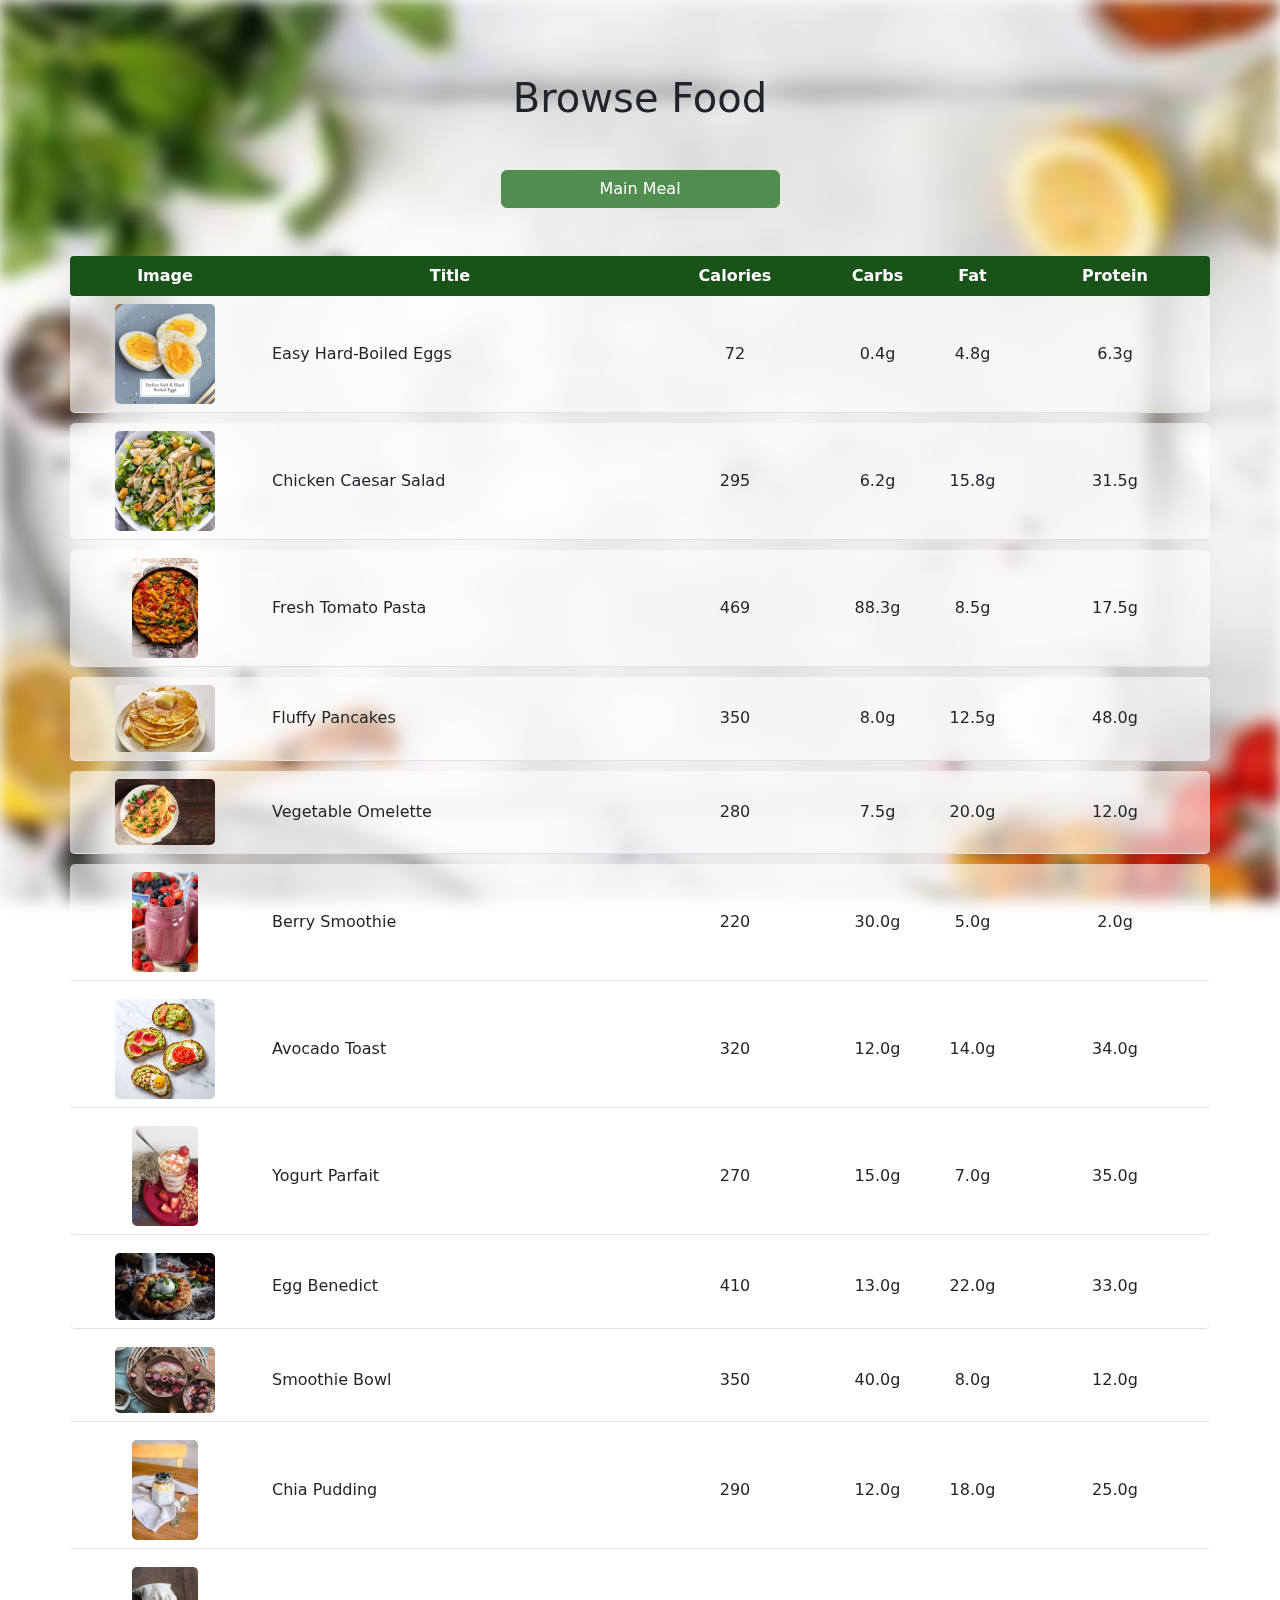
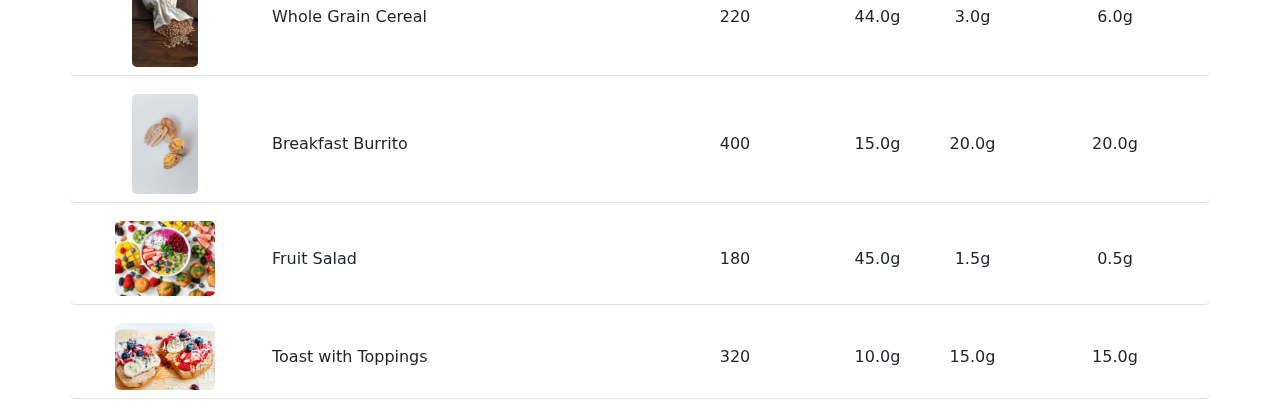
<file: browse_food.html>
<!DOCTYPE html>
<html lang="en">
  <head>
    <meta charset="UTF-8" />
    <meta name="viewport" content="width=device-width, initial-scale=1.0" />
    <title>Browse Food</title>
    <!-- Bootstrap CSS -->
    <link
      href="https://cdn.jsdelivr.net/npm/bootstrap@5.3.0-alpha3/dist/css/bootstrap.min.css"
      rel="stylesheet"
    />
    <link rel="stylesheet" href="browse_food.css" />
  </head>
  <body>
    <div class="container mt-4">
      <h1 class="text-center mb-4">Browse Food</h1>

      <div class="col-lg-3 col-xxl-3 col-sm-5 col-xl-3 col-xs-3 my-5 mx-auto">
        <div class="d-grid gap-2">
            <a href="./browse_food_main_meal.html" class="btn btn-danger" role="button">Main Meal</a>
        </div>
      </div>
      <!-- Grid Header -->
      <div class="row text-center fw-bold custom-grid-header text-white py-2">
        <div class="col-2">Image</div>
        <div class="col-4">Title</div>
        <div class="col-2">Calories</div>
        <div class="col-1">Carbs</div>
        <div class="col-1">Fat</div>
        <div class="col-2">Protein</div>
      </div>

      <!-- Food List -->
      <div class="food-list">
        <!-- Recipe 1 -->
        <div class="row align-items-center py-2 border-bottom">
          <div class="col-2">
            <img src="./images/boiled_egg.jpg" alt="Egg" class="img-fluid food-image" />
          </div>
          <div class="col-4">Easy Hard-Boiled Eggs</div>
          <div class="col-2">72</div>
          <div class="col-1">0.4g</div>
          <div class="col-1">4.8g</div>
          <div class="col-2">6.3g</div>
        </div>

        <!-- Recipe 2 -->
        <div class="row align-items-center py-2 border-bottom">
          <div class="col-2">
            <img
              src="./images/chicken-caesar-salad.jpg"
              alt="Salad"
              class="img-fluid food-image"
            />
          </div>
          <div class="col-4">Chicken Caesar Salad</div>
          <div class="col-2">295</div>
          <div class="col-1">6.2g</div>
          <div class="col-1">15.8g</div>
          <div class="col-2">31.5g</div>
        </div>

        <!-- Recipe 3 -->
        <div class="row align-items-center py-2 border-bottom">
          <div class="col-2">
            <img
              src="./images/fresh-tomato-pasta.jpeg"
              alt="Tomato Pasta"
              class="img-fluid food-image"
            />
          </div>
          <div class="col-4">Fresh Tomato Pasta</div>
          <div class="col-2">469</div>
          <div class="col-1">88.3g</div>
          <div class="col-1">8.5g</div>
          <div class="col-2">17.5g</div>
        </div>

        <!-- Add more recipes here, repeat the structure -->

        <!-- Breakfast Recipe 1 -->
        <div class="row align-items-center py-2 border-bottom">
          <div class="col-2">
            <img
              src="./images/Pancake.jpg"
              alt="Pancakes"
              class="img-fluid food-image"
            />
          </div>
          <div class="col-4">Fluffy Pancakes</div>
          <div class="col-2">350</div>
          <div class="col-1">8.0g</div>
          <div class="col-1">12.5g</div>
          <div class="col-2">48.0g</div>
        </div>

        <!-- Breakfast Recipe 2 -->
        <div class="row align-items-center py-2 border-bottom">
          <div class="col-2">
            <img
              src="./images/Vegetable Omelette.jpg"
              alt="Omelette"
              class="img-fluid food-image"
            />
          </div>
          <div class="col-4">Vegetable Omelette</div>
          <div class="col-2">280</div>
          <div class="col-1">7.5g</div>
          <div class="col-1">20.0g</div>
          <div class="col-2">12.0g</div>
        </div>

        <!-- Breakfast Recipe 3 -->
        <div class="row align-items-center py-2 border-bottom">
          <div class="col-2">
            <img
              src="./images/Berry Smoothie.jpg"
              alt="Smoothie"
              class="img-fluid food-image"
            />
          </div>
          <div class="col-4">Berry Smoothie</div>
          <div class="col-2">220</div>
          <div class="col-1">30.0g</div>
          <div class="col-1">5.0g</div>
          <div class="col-2">2.0g</div>
        </div>

        <!-- Breakfast Recipe 4 -->
        <div class="row align-items-center py-2 border-bottom">
          <div class="col-2">
            <img
              src="./images/Avocado Toast.jpg"
              alt="Avocado Toast"
              class="img-fluid food-image"
            />
          </div>
          <div class="col-4">Avocado Toast</div>
          <div class="col-2">320</div>
          <div class="col-1">12.0g</div>
          <div class="col-1">14.0g</div>
          <div class="col-2">34.0g</div>
        </div>

        <!-- Breakfast Recipe 5 -->
        <div class="row align-items-center py-2 border-bottom">
          <div class="col-2">
            <img
              src="./images/Yogurt Parfait.jpeg"
              alt="Yogurt Parfait"
              class="img-fluid food-image"
            />
          </div>
          <div class="col-4">Yogurt Parfait</div>
          <div class="col-2">270</div>
          <div class="col-1">15.0g</div>
          <div class="col-1">7.0g</div>
          <div class="col-2">35.0g</div>
        </div>

        <!-- Breakfast Recipe 6 -->
        <div class="row align-items-center py-2 border-bottom">
          <div class="col-2">
            <img
              src="./images/Egg Benedict.jpeg"
              alt="Egg Benedict"
              class="img-fluid food-image"
            />
          </div>
          <div class="col-4">Egg Benedict</div>
          <div class="col-2">410</div>
          <div class="col-1">13.0g</div>
          <div class="col-1">22.0g</div>
          <div class="col-2">33.0g</div>
        </div>

        <!-- Breakfast Recipe 7 -->
        <div class="row align-items-center py-2 border-bottom">
          <div class="col-2">
            <img
              src="./images/Smoothie Bowl.jpeg"
              alt="Smoothie Bowl"
              class="img-fluid food-image"
            />
          </div>
          <div class="col-4">Smoothie Bowl</div>
          <div class="col-2">350</div>
          <div class="col-1">40.0g</div>
          <div class="col-1">8.0g</div>
          <div class="col-2">12.0g</div>
        </div>

        <!-- Breakfast Recipe 8 -->
        <div class="row align-items-center py-2 border-bottom">
          <div class="col-2">
            <img
              src="./images/Chia Pudding.jpeg"
              alt="Chia Pudding"
              class="img-fluid food-image"
            />
          </div>
          <div class="col-4">Chia Pudding</div>
          <div class="col-2">290</div>
          <div class="col-1">12.0g</div>
          <div class="col-1">18.0g</div>
          <div class="col-2">25.0g</div>
        </div>

        <!-- Breakfast Recipe 9 -->
        <div class="row align-items-center py-2 border-bottom">
          <div class="col-2">
            <img
              src="./images/Whole Grain Cereal.jpg"
              alt="Cereal"
              class="img-fluid food-image"
            />
          </div>
          <div class="col-4">Whole Grain Cereal</div>
          <div class="col-2">220</div>
          <div class="col-1">44.0g</div>
          <div class="col-1">3.0g</div>
          <div class="col-2">6.0g</div>
        </div>

        <!-- Breakfast Recipe 10 -->
        <div class="row align-items-center py-2 border-bottom">
          <div class="col-2">
            <img
              src="./images/Breakfast Burrito.jpg"
              alt="Breakfast Burrito"
              class="img-fluid food-image"
            />
          </div>
          <div class="col-4">Breakfast Burrito</div>
          <div class="col-2">400</div>
          <div class="col-1">15.0g</div>
          <div class="col-1">20.0g</div>
          <div class="col-2">20.0g</div>
        </div>

        <!-- Breakfast Recipe 11 -->
        <div class="row align-items-center py-2 border-bottom">
          <div class="col-2">
            <img
              src="./images/Fruit Salad.jpeg"
              alt="Fruit Salad"
              class="img-fluid food-image"
            />
          </div>
          <div class="col-4">Fruit Salad</div>
          <div class="col-2">180</div>
          <div class="col-1">45.0g</div>
          <div class="col-1">1.5g</div>
          <div class="col-2">0.5g</div>
        </div>

        <!-- Breakfast Recipe 12 -->
        <div class="row align-items-center py-2 border-bottom">
          <div class="col-2">
            <img
              src="./images/Toast with Toppings.jpeg"
              alt="Toast with Toppings"
              class="img-fluid food-image"
            />
          </div>
          <div class="col-4">Toast with Toppings</div>
          <div class="col-2">320</div>
          <div class="col-1">10.0g</div>
          <div class="col-1">15.0g</div>
          <div class="col-2">15.0g</div>
        </div>
      </div>
    </div>

    <!-- Bootstrap JS -->
    <script src="https://cdn.jsdelivr.net/npm/bootstrap@5.3.0-alpha3/dist/js/bootstrap.bundle.min.js"></script>
  </body>
</html>
</file>
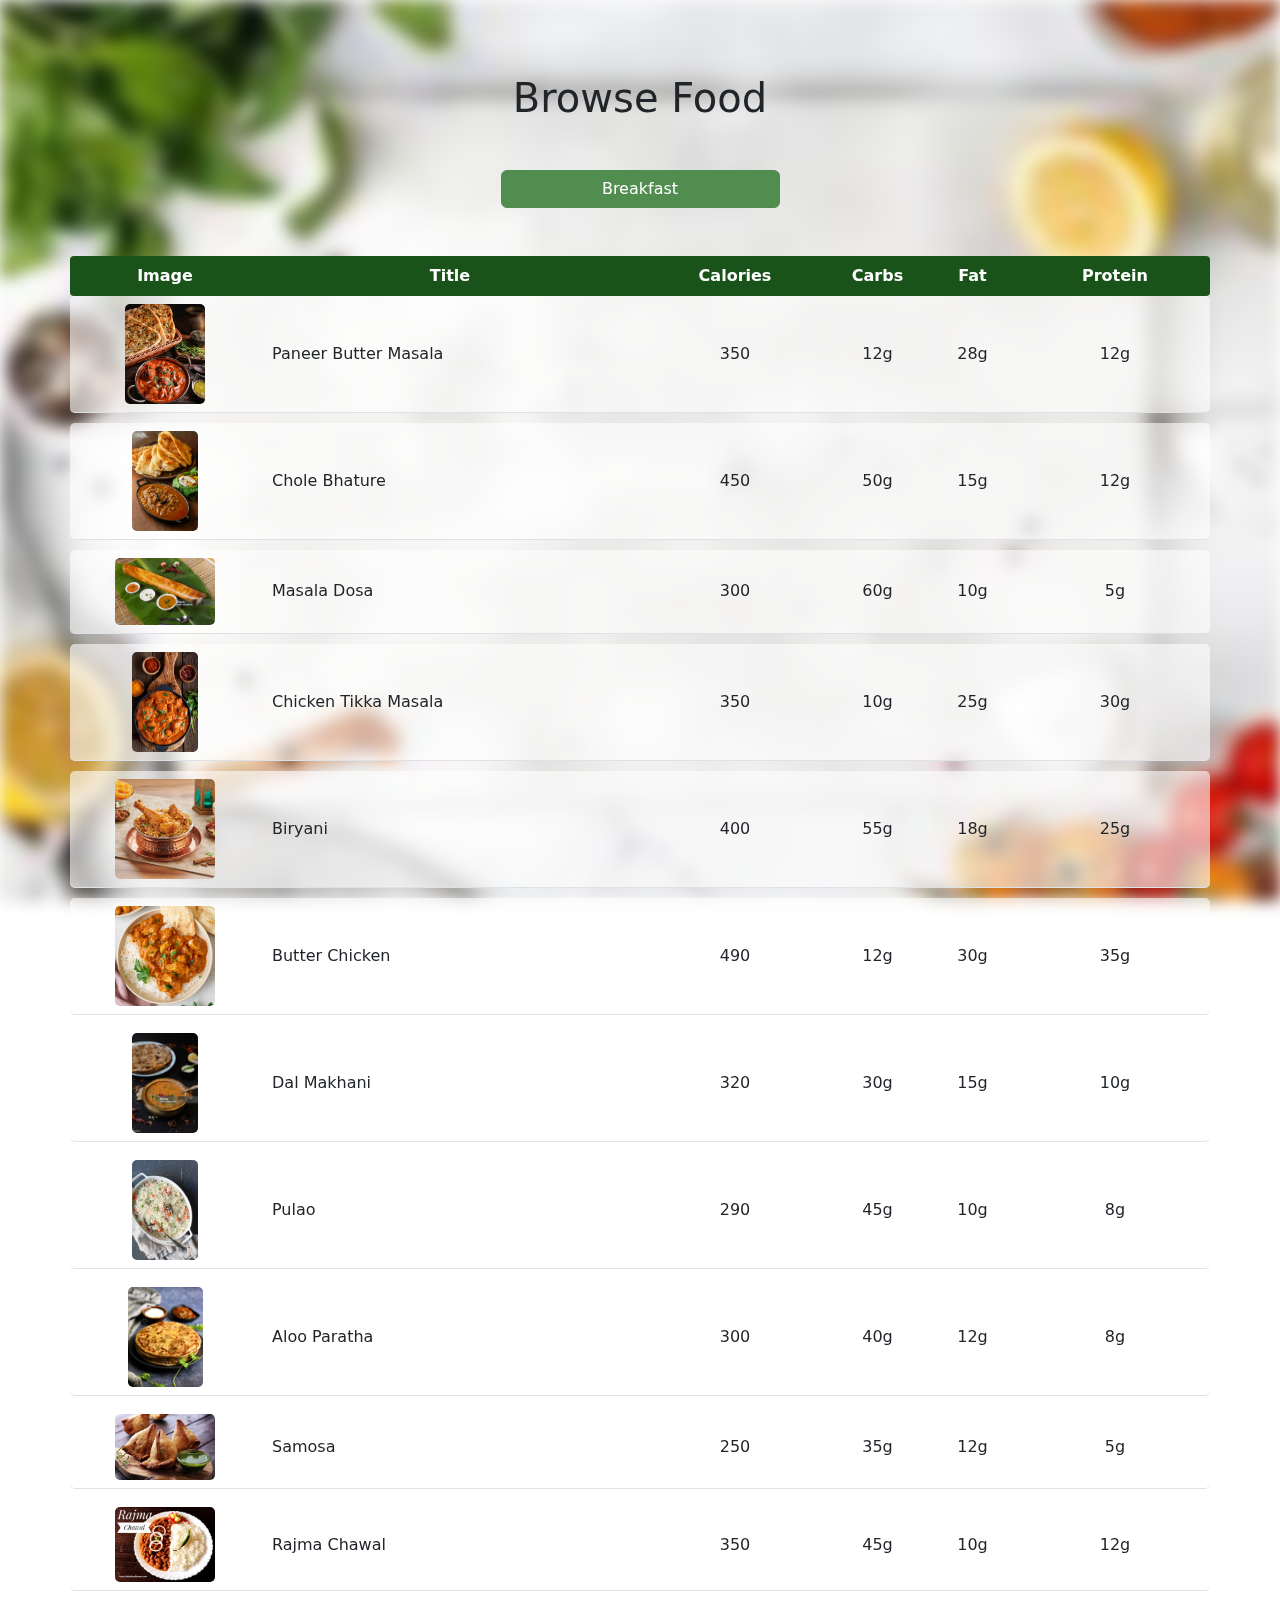
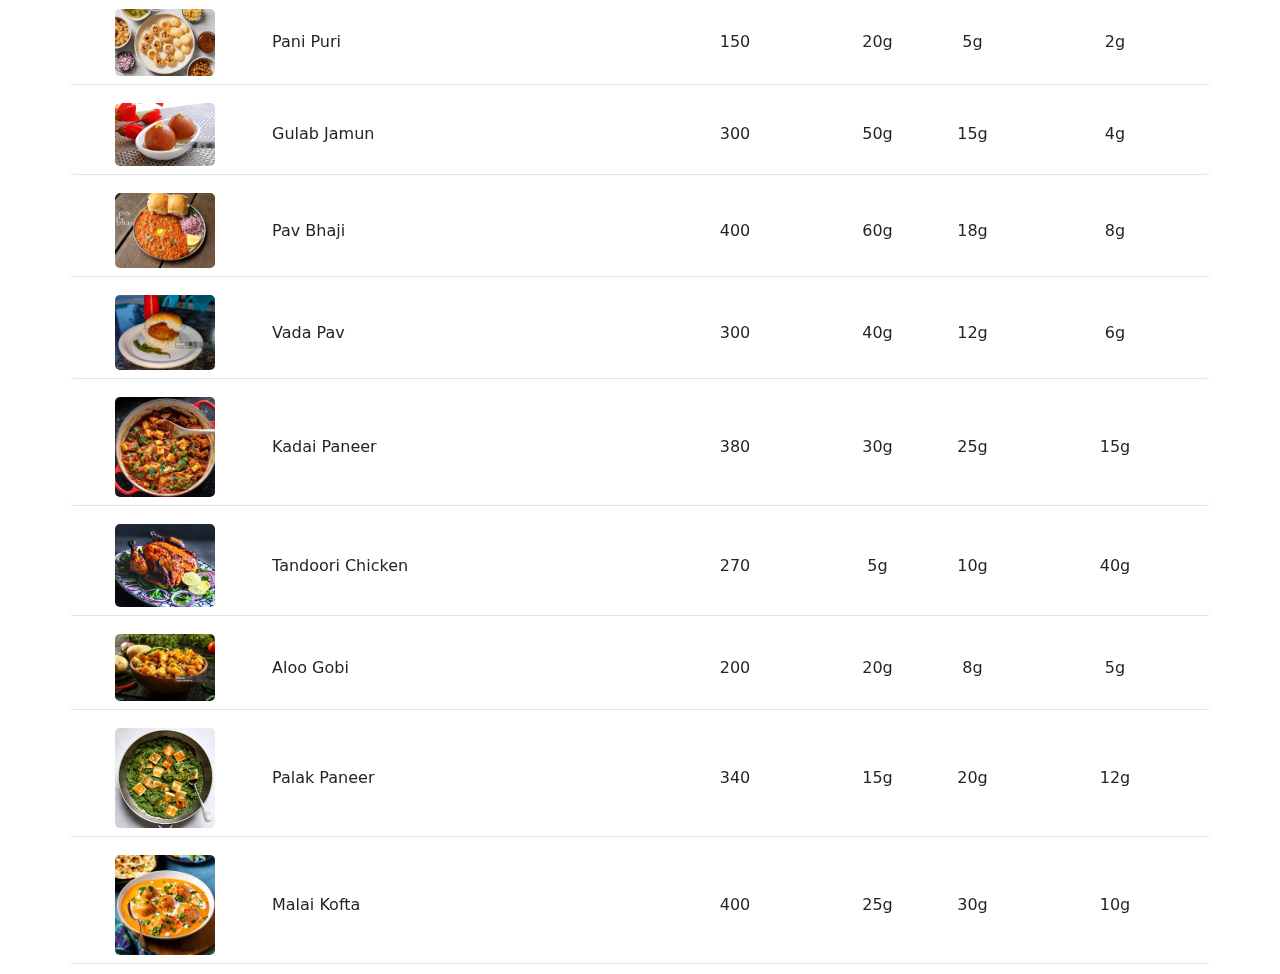
<file: browse_food_main_meal.html>
<!DOCTYPE html>
<html lang="en">
  <head>
    <meta charset="UTF-8" />
    <meta name="viewport" content="width=device-width, initial-scale=1.0" />
    <title>Browse Food</title>
    <!-- Bootstrap CSS -->
    <link
      href="https://cdn.jsdelivr.net/npm/bootstrap@5.3.0-alpha3/dist/css/bootstrap.min.css"
      rel="stylesheet"
    />
    <link rel="stylesheet" href="browse_food_main_meal.css" />
  </head>

  <body>
    <div class="container mt-4">
      <h1 class="text-center mb-4">Browse Food</h1>

      <div class="col-lg-3 col-xxl-3 col-sm-5 col-xl-3 col-xs-3 my-5 mx-auto">
        <div class="d-grid gap-2">
          <a href="./browse_food.html" class="btn btn-danger" role="button"
            >Breakfast</a
          >
        </div>
      </div>
      <!-- Grid Header -->
      <div class="row text-center fw-bold custom-grid-header text-white py-2">
        <div class="col-2">Image</div>
        <div class="col-4">Title</div>
        <div class="col-2">Calories</div>
        <div class="col-1">Carbs</div>
        <div class="col-1">Fat</div>
        <div class="col-2">Protein</div>
      </div>

      <!-- Food List -->

      <div class="food-list">
        <!-- Recipe 1: Paneer Butter Masala -->
        <div class="row align-items-center py-2 border-bottom">
          <div class="col-2">
            <img
              src="images/Paneer Butter Masala.jpeg"
              alt="Paneer Butter Masala"
              class="img-fluid food-image"
            />
          </div>
          <div class="col-4">Paneer Butter Masala</div>
          <div class="col-2">350</div>
          <div class="col-1">12g</div>
          <div class="col-1">28g</div>
          <div class="col-2">12g</div>
        </div>

        <!-- Recipe 2: Chole Bhature -->
        <div class="row align-items-center py-2 border-bottom">
          <div class="col-2">
            <img
              src="images/Chole Bhature.jpg"
              alt="Chole Bhature"
              class="img-fluid food-image"
            />
          </div>
          <div class="col-4">Chole Bhature</div>
          <div class="col-2">450</div>
          <div class="col-1">50g</div>
          <div class="col-1">15g</div>
          <div class="col-2">12g</div>
        </div>

        <!-- Recipe 3: Masala Dosa -->
        <div class="row align-items-center py-2 border-bottom">
          <div class="col-2">
            <img
              src="images/Masala Dosa.jpg"
              alt="Masala Dosa"
              class="img-fluid food-image"
            />
          </div>
          <div class="col-4">Masala Dosa</div>
          <div class="col-2">300</div>
          <div class="col-1">60g</div>
          <div class="col-1">10g</div>
          <div class="col-2">5g</div>
        </div>

        <!-- Recipe 4: Chicken Tikka Masala -->
        <div class="row align-items-center py-2 border-bottom">
          <div class="col-2">
            <img
              src="images/Chicken Tikka Masala.jpg"
              alt="Chicken Tikka Masala"
              class="img-fluid food-image"
            />
          </div>
          <div class="col-4">Chicken Tikka Masala</div>
          <div class="col-2">350</div>
          <div class="col-1">10g</div>
          <div class="col-1">25g</div>
          <div class="col-2">30g</div>
        </div>

        <!-- Recipe 5: Biryani -->
        <div class="row align-items-center py-2 border-bottom">
          <div class="col-2">
            <img
              src="images/Biryani.avif"
              alt="Biryani"
              class="img-fluid food-image"
            />
          </div>
          <div class="col-4">Biryani</div>
          <div class="col-2">400</div>
          <div class="col-1">55g</div>
          <div class="col-1">18g</div>
          <div class="col-2">25g</div>
        </div>

        <!-- Recipe 6: Butter Chicken -->
        <div class="row align-items-center py-2 border-bottom">
          <div class="col-2">
            <img
              src="images/Butter Chicken.avif"
              alt="Butter Chicken"
              class="img-fluid food-image"
            />
          </div>
          <div class="col-4">Butter Chicken</div>
          <div class="col-2">490</div>
          <div class="col-1">12g</div>
          <div class="col-1">30g</div>
          <div class="col-2">35g</div>
        </div>

        <!-- Recipe 7: Dal Makhani -->
        <div class="row align-items-center py-2 border-bottom">
          <div class="col-2">
            <img
              src="images/Dal Makhani.jpg"
              alt="Dal Makhani"
              class="img-fluid food-image"
            />
          </div>
          <div class="col-4">Dal Makhani</div>
          <div class="col-2">320</div>
          <div class="col-1">30g</div>
          <div class="col-1">15g</div>
          <div class="col-2">10g</div>
        </div>

        <!-- Recipe 8: Pulao -->
        <div class="row align-items-center py-2 border-bottom">
          <div class="col-2">
            <img
              src="images/Pulao.avif"
              alt="Pulao"
              class="img-fluid food-image"
            />
          </div>
          <div class="col-4">Pulao</div>
          <div class="col-2">290</div>
          <div class="col-1">45g</div>
          <div class="col-1">10g</div>
          <div class="col-2">8g</div>
        </div>

        <!-- Recipe 9: Aloo Paratha -->
        <div class="row align-items-center py-2 border-bottom">
          <div class="col-2">
            <img
              src="images/Aloo Paratha.avif"
              alt="Aloo Paratha"
              class="img-fluid food-image"
            />
          </div>
          <div class="col-4">Aloo Paratha</div>
          <div class="col-2">300</div>
          <div class="col-1">40g</div>
          <div class="col-1">12g</div>
          <div class="col-2">8g</div>
        </div>

        <!-- Recipe 10: Samosa -->
        <div class="row align-items-center py-2 border-bottom">
          <div class="col-2">
            <img
              src="images/Samosa.avif"
              alt="Samosa"
              class="img-fluid food-image"
            />
          </div>
          <div class="col-4">Samosa</div>
          <div class="col-2">250</div>
          <div class="col-1">35g</div>
          <div class="col-1">12g</div>
          <div class="col-2">5g</div>
        </div>

        <!-- Recipe 11: Rajma Chawal -->
        <div class="row align-items-center py-2 border-bottom">
          <div class="col-2">
            <img
              src="images/Rajma Chawal.jpg"
              alt="Rajma Chawal"
              class="img-fluid food-image"
            />
          </div>
          <div class="col-4">Rajma Chawal</div>
          <div class="col-2">350</div>
          <div class="col-1">45g</div>
          <div class="col-1">10g</div>
          <div class="col-2">12g</div>
        </div>

        <!-- Recipe 12: Pani Puri -->
        <div class="row align-items-center py-2 border-bottom">
          <div class="col-2">
            <img
              src="images/Pani Puri.avif"
              alt="Pani Puri"
              class="img-fluid food-image"
            />
          </div>
          <div class="col-4">Pani Puri</div>
          <div class="col-2">150</div>
          <div class="col-1">20g</div>
          <div class="col-1">5g</div>
          <div class="col-2">2g</div>
        </div>

        <!-- Recipe 13: Gulab Jamun -->
        <div class="row align-items-center py-2 border-bottom">
          <div class="col-2">
            <img
              src="images/Gulab Jamun.jpg"
              alt="Gulab Jamun"
              class="img-fluid food-image"
            />
          </div>
          <div class="col-4">Gulab Jamun</div>
          <div class="col-2">300</div>
          <div class="col-1">50g</div>
          <div class="col-1">15g</div>
          <div class="col-2">4g</div>
        </div>

        <!-- Recipe 14: Pav Bhaji -->
        <div class="row align-items-center py-2 border-bottom">
          <div class="col-2">
            <img
              src="images/Pav Bhaji.jpeg"
              alt="Pav Bhaji"
              class="img-fluid food-image"
            />
          </div>
          <div class="col-4">Pav Bhaji</div>
          <div class="col-2">400</div>
          <div class="col-1">60g</div>
          <div class="col-1">18g</div>
          <div class="col-2">8g</div>
        </div>

        <!-- Recipe 15: Vada Pav -->
        <div class="row align-items-center py-2 border-bottom">
          <div class="col-2">
            <img
              src="images/Vada Pav.jpg"
              alt="Vada Pav"
              class="img-fluid food-image"
            />
          </div>
          <div class="col-4">Vada Pav</div>
          <div class="col-2">300</div>
          <div class="col-1">40g</div>
          <div class="col-1">12g</div>
          <div class="col-2">6g</div>
        </div>

        <!-- Recipe 16: Kadai Paneer -->
        <div class="row align-items-center py-2 border-bottom">
          <div class="col-2">
            <img
              src="images/kadai paneer.jpeg"
              alt="Kadai Paneer"
              class="img-fluid food-image"
            />
          </div>
          <div class="col-4">Kadai Paneer</div>
          <div class="col-2">380</div>
          <div class="col-1">30g</div>
          <div class="col-1">25g</div>
          <div class="col-2">15g</div>
        </div>

        <!-- Recipe 17: Tandoori Chicken -->
        <div class="row align-items-center py-2 border-bottom">
          <div class="col-2">
            <img
              src="images/Tandoori Chicken.avif"
              alt="Tandoori Chicken"
              class="img-fluid food-image"
            />
          </div>
          <div class="col-4">Tandoori Chicken</div>
          <div class="col-2">270</div>
          <div class="col-1">5g</div>
          <div class="col-1">10g</div>
          <div class="col-2">40g</div>
        </div>

        <!-- Recipe 18: Aloo Gobi -->
        <div class="row align-items-center py-2 border-bottom">
          <div class="col-2">
            <img
              src="images/Aloo Gobi.jpg"
              alt="Aloo Gobi"
              class="img-fluid food-image"
            />
          </div>
          <div class="col-4">Aloo Gobi</div>
          <div class="col-2">200</div>
          <div class="col-1">20g</div>
          <div class="col-1">8g</div>
          <div class="col-2">5g</div>
        </div>

        <!-- Recipe 19: Palak Paneer -->
        <div class="row align-items-center py-2 border-bottom">
          <div class="col-2">
            <img
              src="images/Palak Paneer.avif"
              alt="Palak Paneer"
              class="img-fluid food-image"
            />
          </div>
          <div class="col-4">Palak Paneer</div>
          <div class="col-2">340</div>
          <div class="col-1">15g</div>
          <div class="col-1">20g</div>
          <div class="col-2">12g</div>
        </div>

        <!-- Recipe 20: Malai Kofta -->
        <div class="row align-items-center py-2 border-bottom">
          <div class="col-2">
            <img
              src="images/Malai kofta.jpeg"
              alt="Malai Kofta"
              class="img-fluid food-image"
            />
          </div>
          <div class="col-4">Malai Kofta</div>
          <div class="col-2">400</div>
          <div class="col-1">25g</div>
          <div class="col-1">30g</div>
          <div class="col-2">10g</div>
        </div>
      </div>
    </div>
  </body>
</html>
</file>
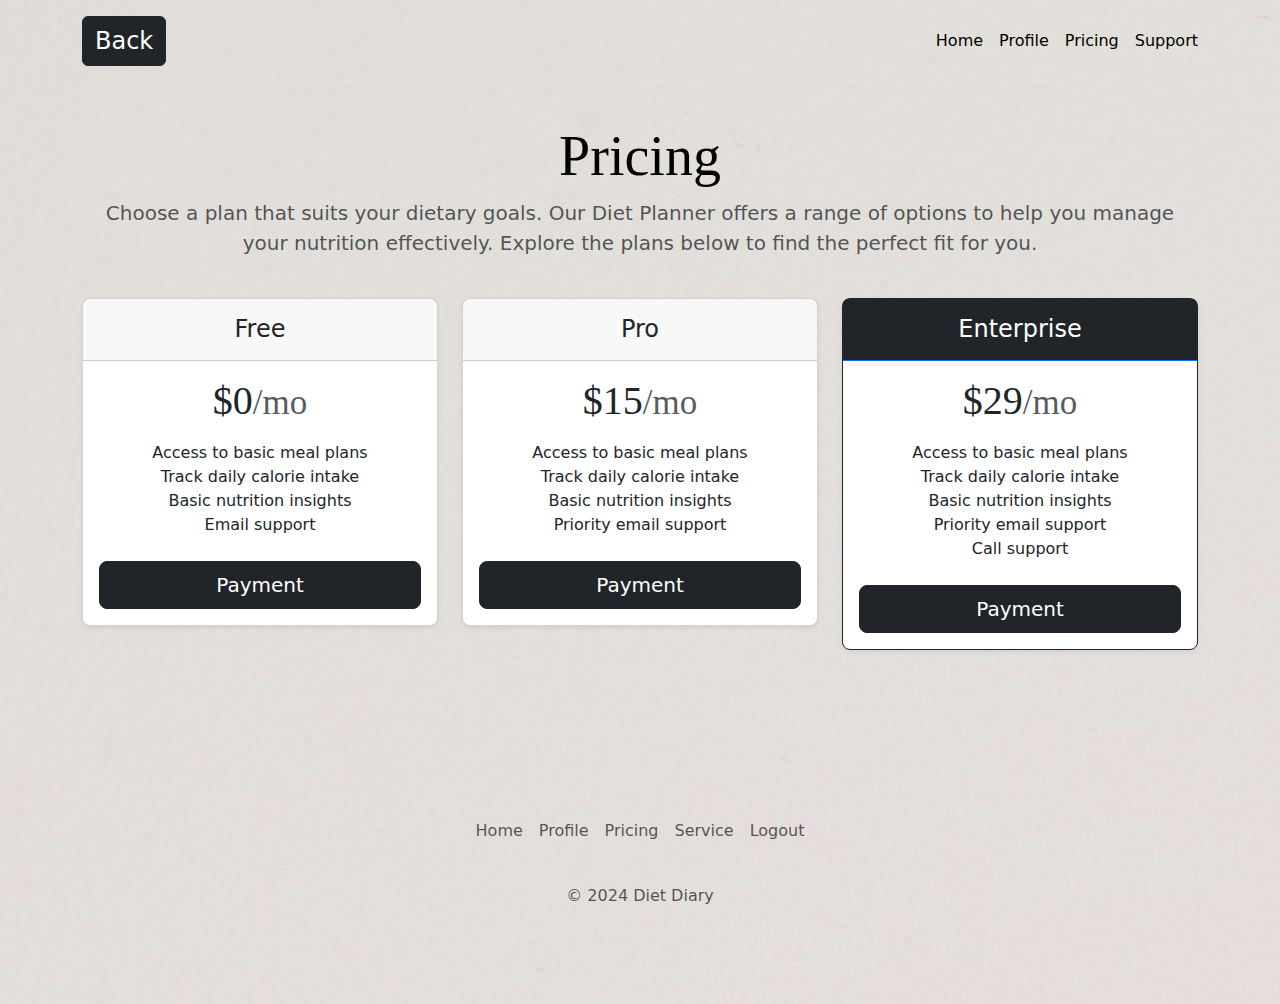
<file: pricing.html>
<!DOCTYPE html>
<html lang="en">
<head>
    <meta charset="UTF-8">
    <meta name="viewport" content="width=device-width, initial-scale=1.0">
    <title>Pricing</title>
    <link href="https://cdn.jsdelivr.net/npm/bootstrap@5.3.3/dist/css/bootstrap.min.css" rel="stylesheet" integrity="sha384-QWTKZyjpPEjISv5WaRU9OFeRpok6YctnYmDr5pNlyT2bRjXh0JMhjY6hW+ALEwIH" crossorigin="anonymous">


    <link rel="stylesheet" href="./pricing.css">
</head>
<body>
    
    <div class="container py-3">
        <header>
          <div class="d-flex flex-column flex-md-row align-items-center pb-3 mb-4 border-bottom">
            <a href="./dashboard.html" class="d-flex align-items-center btn btn-dark ">
              <span class="fs-4">Back
            </a>
      
            <nav class="d-inline-flex mt-2 mt-md-0 ms-md-auto">
              <a class="me-3 py-2 link-body-emphasis text-decoration-none" href="./dashboard.html">Home</a>
              <a class="me-3 py-2 link-body-emphasis text-decoration-none" href="./profile.html">Profile</a>
              <a class="me-3 py-2 link-body-emphasis text-decoration-none" href="./pricing.html">Pricing</a>
              <a class="py-2 link-body-emphasis text-decoration-none" href="./customer_service.html">Support</a>
            </nav>
          </div>
      
          <div class="pricing-header p-3 pb-md-4 mx-auto text-center">
            <h1 class="display-4 fw-normal text-body-emphasis bold">Pricing</h1>
            <p class="fs-5 text-body-secondary">Choose a plan that suits your dietary goals. Our Diet Planner offers a range of options to help you manage your nutrition effectively. Explore the plans below to find the perfect fit for you.</p>
          </div>
        </header>
      
        <main>
          <div class="row row-cols-1 row-cols-md-3 mb-3 text-center">
            <div class="col">
              <div class="card mb-4 rounded-3 shadow-sm">
                <div class="card-header py-3">
                  <h4 class="my-0 fw-normal">Free</h4>
                </div>
                <div class="card-body">
                  <h1 class="card-title pricing-card-title">$0<small class="text-body-secondary fw-light">/mo</small></h1>
                  <ul class="list-unstyled mt-3 mb-4">
                    <li>Access to basic meal plans</li>
                    <li>Track daily calorie intake</li>
                    <li>Basic nutrition insights</li>
                    <li>Email support</li>
                  </ul>
                  <button type="button" class="w-100 btn btn-lg btn-outline-dark white">Payment</button>
                </div>
              </div>
            </div>
            <div class="col">
              <div class="card mb-4 rounded-3 shadow-sm">
                <div class="card-header py-3">
                  <h4 class="my-0 fw-normal">Pro</h4>
                </div>
                <div class="card-body">
                  <h1 class="card-title pricing-card-title">$15<small class="text-body-secondary fw-light">/mo</small></h1>
                  <ul class="list-unstyled mt-3 mb-4">
                    <li>Access to basic meal plans</li>
                    <li>Track daily calorie intake</li>
                    <li>Basic nutrition insights</li>
                    <li>Priority email support</li>
                  </ul>
                  <button type="button" class="w-100 btn btn-lg btn-dark">Payment</button>
                </div>
              </div>
            </div>
            <div class="col">
              <div class="card mb-4 rounded-3 shadow-sm border-dark">
                <div class="card-header py-3 text-bg-dark border-primary">
                  <h4 class="my-0 fw-normal">Enterprise</h4>
                </div>
                <div class="card-body">
                  <h1 class="card-title pricing-card-title">$29<small class="text-body-secondary fw-light">/mo</small></h1>
                  <ul class="list-unstyled mt-3 mb-4">
                    <li>Access to basic meal plans</li>
                    <li>Track daily calorie intake</li>
                    <li>Basic nutrition insights</li>
                    <li>Priority email support</li>
                    <li>Call support</li>
                  </ul>
                  <button type="button" class="w-100 btn btn-lg btn-dark">Payment</button>
                </div>
              </div>
            </div>
          </div>
      
        
        <footer class="pt-4 my-md-5 pt-md-5 border-top footer">
            <div class="container">
                <footer class="py-3 my-4">
                  <ul class="nav justify-content-center border-bottom pb-3 mb-3">
                    <li class="nav-item">
                      <a href="./dashboard.html" class="nav-link px-2 text-body-secondary">Home</a>
                    </li>
                    <li class="nav-item">
                      <a href="./profile.html" class="nav-link px-2 text-body-secondary">Profile</a>
                    </li>
                    <li class="nav-item">
                      <a href="./pricing.html" class="nav-link px-2 text-body-secondary">Pricing</a>
                    </li>
                    <li class="nav-item">
                      <a href="./customer_service.html" class="nav-link px-2 text-body-secondary">Service</a>
                    </li>
                    <li class="nav-item">
                      <a href="./login.html" class="nav-link px-2 text-body-secondary">Logout</a>
                    </li>
                  </ul>
                  <p class="text-center text-body-secondary">© 2024 Diet Diary</p>
                </footer>
              </div>
        </footer>





    <script src="https://cdn.jsdelivr.net/npm/bootstrap@5.3.3/dist/js/bootstrap.bundle.min.js" integrity="sha384-YvpcrYf0tY3lHB60NNkmXc5s9fDVZLESaAA55NDzOxhy9GkcIdslK1eN7N6jIeHz" crossorigin="anonymous"></script>
</body>
</html>
</file>
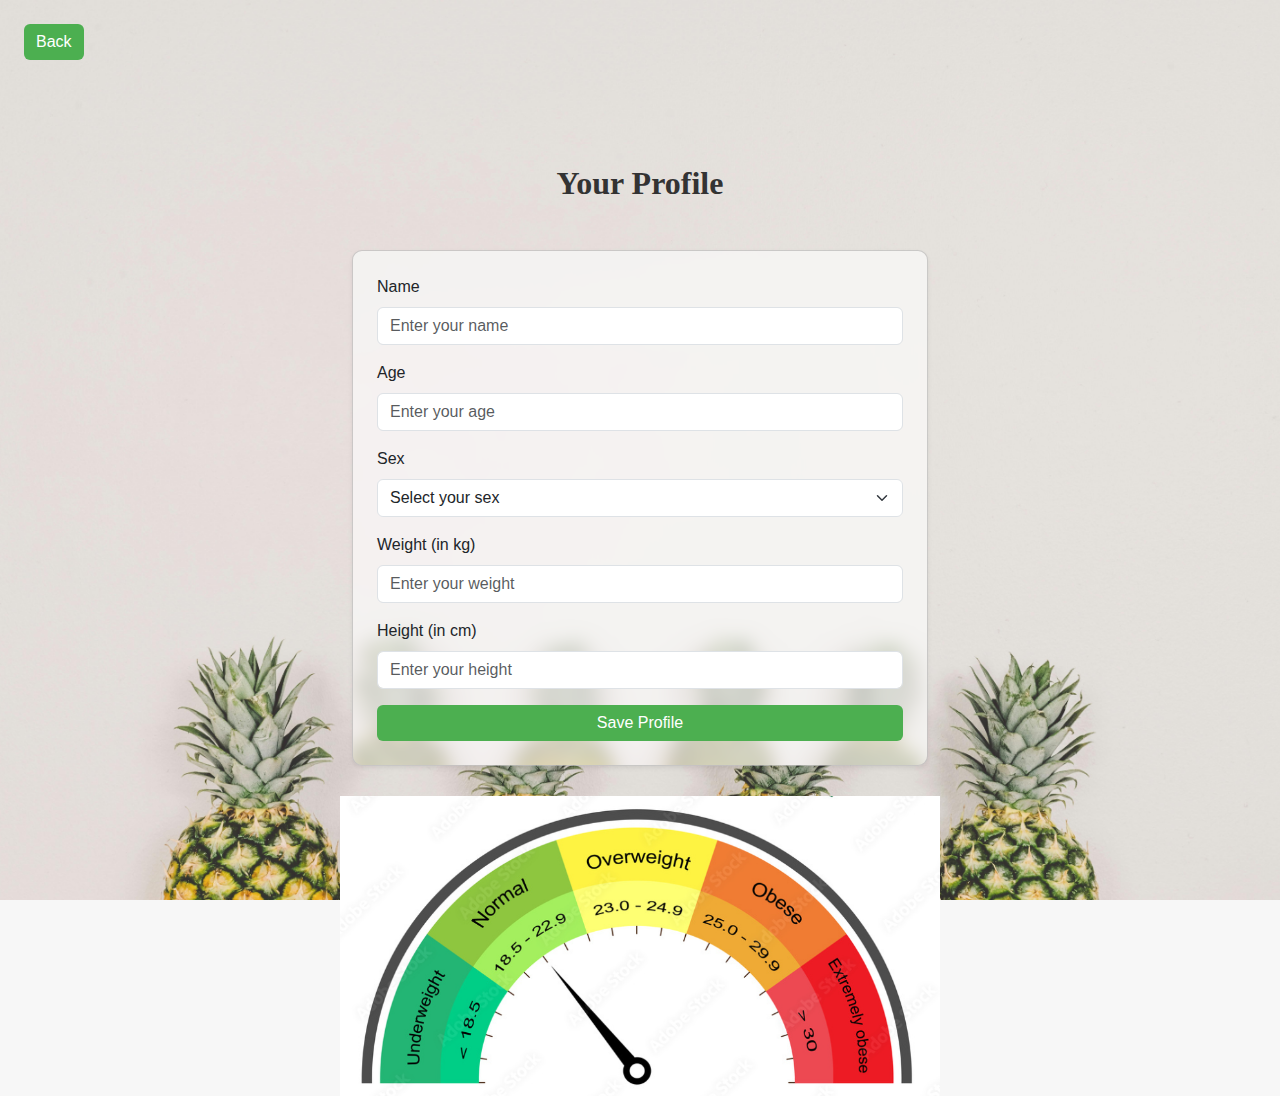
<file: profile.html>
<!DOCTYPE html>
<html lang="en">
  <head>
    <meta charset="UTF-8" />
    <meta name="viewport" content="width=device-width, initial-scale=1.0" />
    <title>Profile - Diet Diary</title>
    <link
      href="https://cdn.jsdelivr.net/npm/bootstrap@5.3.3/dist/css/bootstrap.min.css"
      rel="stylesheet"
      integrity="sha384-QWTKZyjpPEjISv5WaRU9OFeRpok6YctnYmDr5pNlyT2bRjXh0JMhjY6hW+ALEwIH"
      crossorigin="anonymous"
    />
    <link rel="stylesheet" href="profile.css" />
  </head>
  <body>

    
    <a class="btn btn-primary m-4" href="./dashboard.html" role="button">Back</a>
      <div class="container">
        <h2 class="text-center mb-5">Your Profile</h2>
            <div class="card p-4 shadow-sm">
              <form id="profileForm">
                <div class="mb-3">
                  <label for="name" class="form-label">Name</label>
                  <input
                    type="text"
                    class="form-control"
                    id="name"
                    placeholder="Enter your name"
                    required
                  />
                </div>
                <div class="mb-3">
                  <label for="age" class="form-label">Age</label>
                  <input
                    type="number"
                    class="form-control"
                    id="age"
                    placeholder="Enter your age"
                    required
                  />
                </div>
                <div class="mb-3">
                  <label for="sex" class="form-label">Sex</label>
                  <select class="form-select" id="sex" required>
                    <option value="" disabled selected>Select your sex</option>
                    <option value="Male">Male</option>
                    <option value="Female">Female</option>
                    <option value="Other">Other</option>
                  </select>
                </div>
                <div class="mb-3">
                  <label for="weight" class="form-label">Weight (in kg)</label>
                  <input
                    type="number"
                    class="form-control"
                    id="weight"
                    placeholder="Enter your weight"
                    required
                  />
                </div>
                <div class="mb-3">
                  <label for="height" class="form-label">Height (in cm)</label>
                  <input
                    type="number"
                    class="form-control"
                    id="height"
                    placeholder="Enter your height"
                    required
                  />
                </div>
                <button type="submit" class="btn btn-primary w-100">
                  Save Profile
                </button>
                
              </form>

            <!-- Profile Display Section -->
            <div class="card mt-4 p-4 shadow-sm d-none" id="profileDisplay">
              <h4 class="text-center mb-4">Profile Details</h4>
              <ul class="list-group">
                <li class="list-group-item">
                  Name: <span id="displayName"></span>
                </li>
                <li class="list-group-item">
                  Age: <span id="displayAge"></span>
                </li>
                <li class="list-group-item">
                  Sex: <span id="displaySex"></span>
                </li>
                <li class="list-group-item">
                  Weight: <span id="displayWeight"></span> kg
                </li>
                <li class="list-group-item">
                  Height: <span id="displayHeight"></span> cm
                </li>
                <li class="list-group-item">
                  BMI: <span id="displayBMI"></span>
                </li>
              </ul>
              <button class="btn btn-danger mt-3 w-100" id="editProfile">
                Edit Profile
              </button>
            </div>
        </div>
      </div>

      <div class="image">
        <img src="./BMI_ratio.png" alt="bmi-ratio meter">
      </div>

    <script
      src="https://cdn.jsdelivr.net/npm/bootstrap@5.3.3/dist/js/bootstrap.bundle.min.js"
      integrity="sha384-YvpcrYf0tY3lHB60NNkmXc5s9fDVZLESaAA55NDzOxhy9GkcIdslK1eN7N6jIeHz"
      crossorigin="anonymous"
    ></script>
    <script src="profile.js"></script>
  </body>
</html>
</file>
<file: browse_food.css>
/* General food image styling */
.food-image {
    max-width: 100px;
    max-height: 100px;
    object-fit: cover;
    border-radius: 5px;
}

/* Align the columns inside the food list */
.food-list .row {
    display: flex;
    align-items: center;
}

.food-list .row .col-2,
.food-list .row .col-4,
.food-list .row .col-1 {
    display: flex;
    align-items: center;
    justify-content: center;
}

.food-list .row .col-4 {
    justify-content: flex-start;
}

/* Food list rows styling */
.food-list .row {
    border-radius: 5px;
    background-color: rgba(255, 255, 255, 0.6); /* Transparent white background for the rows */
    margin-bottom: 10px; /* Add space between rows */
}

/* Main container styling */
.container {
    position: relative;
    z-index: 1; /* Ensure content is above the background */
    padding-top: 50px;
}

/* Background image for the whole page */
body::before {
    content: "";
    position: fixed;
    top: 0;
    left: 0;
    width: 100%;
    height: 100vh;
    background-image: url(./white-background.jpeg);
    background-size: cover;
    background-position: center;
    filter: blur(8px); /* Blur the background image for a nice overlay effect */
    z-index: -1; /* Ensure background stays behind all content */
}

/* Optional additional container styling for more contrast */
.container::before {
    content: "";
    position: absolute;
    top: 0;
    left: 0;
    width: 100%;
    height: 100%;
    background-color: rgba(255, 255, 255, 0); /* Light overlay on top of the background image */
    z-index: -1;
}


.btn-danger {
    background-color: #508D4E;
    border-color: #508D4E;
}

/* Override Bootstrap's bg-primary class */
.custom-grid-header {
    background-color: #1A5319; /* Change to your desired color */
    color: white; /* Ensure the text remains white */
    border-radius: 4px;
  }
</file>
<file: browse_food_main_meal.css>
/* General food image styling */
.food-image {
    max-width: 100px;
    max-height: 100px;
    object-fit: cover;
    border-radius: 5px;
}

/* Align the columns inside the food list */
.food-list .row {
    display: flex;
    align-items: center;
    
}

.food-list .row .col-2,
.food-list .row .col-4,
.food-list .row .col-1 {
    display: flex;
    align-items: center;
    justify-content: center;
    
}

.food-list .row .col-4 {
    justify-content: flex-start;
}

/* Food list rows styling */
.food-list .row {
    border-radius: 5px;
    background-color: rgba(255, 255, 255, 0.6); /* Transparent white background for the rows */
    margin-bottom: 10px; /* Add space between rows */
}

/* Main container styling */
.container {
    position: relative;
    z-index: 1; /* Ensure content is above the background */
    padding-top: 50px;
}

/* Background image for the whole page */
body::before {
    content: "";
    position: fixed;
    top: 0;
    left: 0;
    width: 100%;
    height: 100vh;
    background-image: url(./white-background.jpeg);
    background-size: cover;
    background-position: center;
    filter: blur(8px); /* Blur the background image for a nice overlay effect */
    z-index: -1; /* Ensure background stays behind all content */
}

/* Optional additional container styling for more contrast */
.container::before {
    content: "";
    position: absolute;
    top: 0;
    left: 0;
    width: 100%;
    height: 100%;
    background-color: rgba(255, 255, 255, 0); /* Light overlay on top of the background image */
    z-index: -1;
}

.btn-danger {
    background-color: #508D4E;
    border-color: #508D4E;
}


.custom-grid-header {
    background-color: #1A5319; /* Change to your desired color */
    color: white; /* Ensure the text remains white */
    border-radius: 4px;
  }
</file>
<file: pricing.css>
body {
    background-image: url(./pexels-psco-139259.jpg);
}

.btn {
    background-color:  #212529;
    border-color:  #212529;
}

.white {
    color: white;
}

h1 {
    font-family: serif;
}
</file>
<file: profile.css>
/* Basic styling for the body */
body {
    font-family: 'Open Sans', sans-serif;
    background-color: #f7f7f7;
    background-image: url(./pexels-psco-139259.jpg);
    background-size: cover;
    background-position: center;
    background-attachment: fixed;
    background-repeat: no-repeat;
}

/* Container styling */
.container {
    margin-top: 80px;
    max-width: 600px;
}

/* Profile section styling */
.profile-section {
    background-color: rgba(255, 255, 255, 0.8); /* semi-transparent background */
    border-radius: 10px;
    padding: 20px;
}

/* Card styling */
.card {
    border-radius: 10px;
    position: relative;
    overflow: hidden;
    background-color: rgba(255, 255, 255, 0.6); /* Optional: a slight overlay to improve text visibility */
}

.card::before {
    content: "";
    position: absolute;
    top: 0;
    left: 0;
    width: 100%;
    height: 100%;
    background-image: url(./pexels-psco-139259.jpg);
    background-size: cover;
    background-position: center;
    filter: blur(8px); /* Adjust the blur level here */
    z-index: -1; /* Ensure the background stays behind the content */
    transform: scale(1.1); /* Slightly scale up to cover the edges */
}

.card * {
    position: relative;
    z-index: 2; /* Ensure the content is above the background image */
}


/* Adding a blurred background image to the card */
/* .card::before {
    content: "";
    position: absolute;
    top: 0;
    left: 0;
    width: 100%;
    height: 100%;
    background-image: url(./pexels-psco-139259.jpg);
    background-size: cover;
    background-position: center;
    filter: blur(10px);
    z-index: -1;
} */

/* Styles for the card content */
.card-content {
    position: relative; /* Ensure content is above the blurred image */
    padding: 20px;
    background: rgba(255, 255, 255, 0.9); /* Slightly opaque background for readability */
}

/* Heading styling */
h2 {
    font-family: 'Playfair Display', serif;
    font-weight: 600;
    color: #333;
}

/* Button styling */
.btn-primary {
    background-color: #4CAF50;
    border: none;
}

.btn-primary:hover {
    background-color: #45a049;
}

/* Profile display section styles */
#profileDisplay ul {
    list-style: none;
    padding-left: 0;
}

#profileDisplay ul li {
    background-color: #f8f9fa;
    margin-bottom: 10px;
    padding: 10px;
    border-radius: 5px;
}


.row {
    background-color: #4CAF50;
}

.image > img{
    width: 600px;
    height: 300px;
}

.image {
    display: flex;
    justify-content: center;
    margin-top: 30px;
}
</file>
